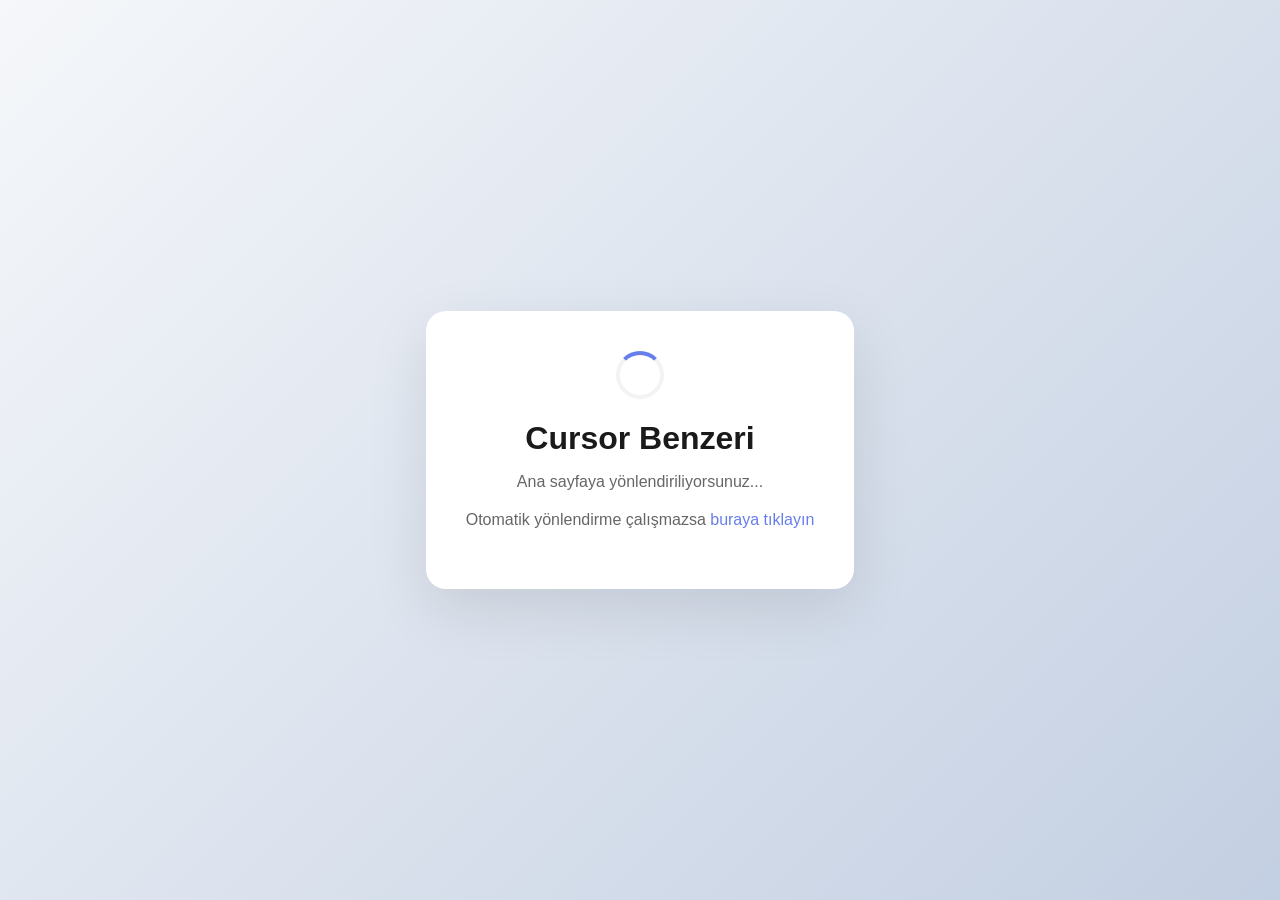
<file: index.html>
<!DOCTYPE html>
<html lang="tr">
<head>
    <meta charset="UTF-8">
    <meta name="viewport" content="width=device-width, initial-scale=1.0">
    <title>Cursor Benzeri - Yönlendiriliyor...</title>
    <style>
        body {
            font-family: 'Inter', sans-serif;
            background: linear-gradient(135deg, #f5f7fa 0%, #c3cfe2 100%);
            margin: 0;
            padding: 0;
            display: flex;
            align-items: center;
            justify-content: center;
            min-height: 100vh;
        }
        .redirect-container {
            text-align: center;
            background: white;
            padding: 40px;
            border-radius: 20px;
            box-shadow: 0 20px 60px rgba(0, 0, 0, 0.1);
        }
        .spinner {
            border: 4px solid #f3f3f3;
            border-top: 4px solid #667eea;
            border-radius: 50%;
            width: 40px;
            height: 40px;
            animation: spin 1s linear infinite;
            margin: 0 auto 20px;
        }
        @keyframes spin {
            0% { transform: rotate(0deg); }
            100% { transform: rotate(360deg); }
        }
        h1 {
            color: #1a1a1a;
            margin-bottom: 10px;
        }
        p {
            color: #666;
            margin-bottom: 20px;
        }
        .link {
            color: #667eea;
            text-decoration: none;
            font-weight: 500;
        }
        .link:hover {
            text-decoration: underline;
        }
    </style>
</head>
<body>
    <div class="redirect-container">
        <div class="spinner"></div>
        <h1>Cursor Benzeri</h1>
        <p>Ana sayfaya yönlendiriliyorsunuz...</p>
        <p>Otomatik yönlendirme çalışmazsa <a href="index.php" class="link">buraya tıklayın</a></p>
    </div>
    
    <script>
        // 2 saniye sonra index.php'ye yönlendir
        setTimeout(function() {
            window.location.href = 'index.php';
        }, 2000);
    </script>
</body>
</html>
</file>
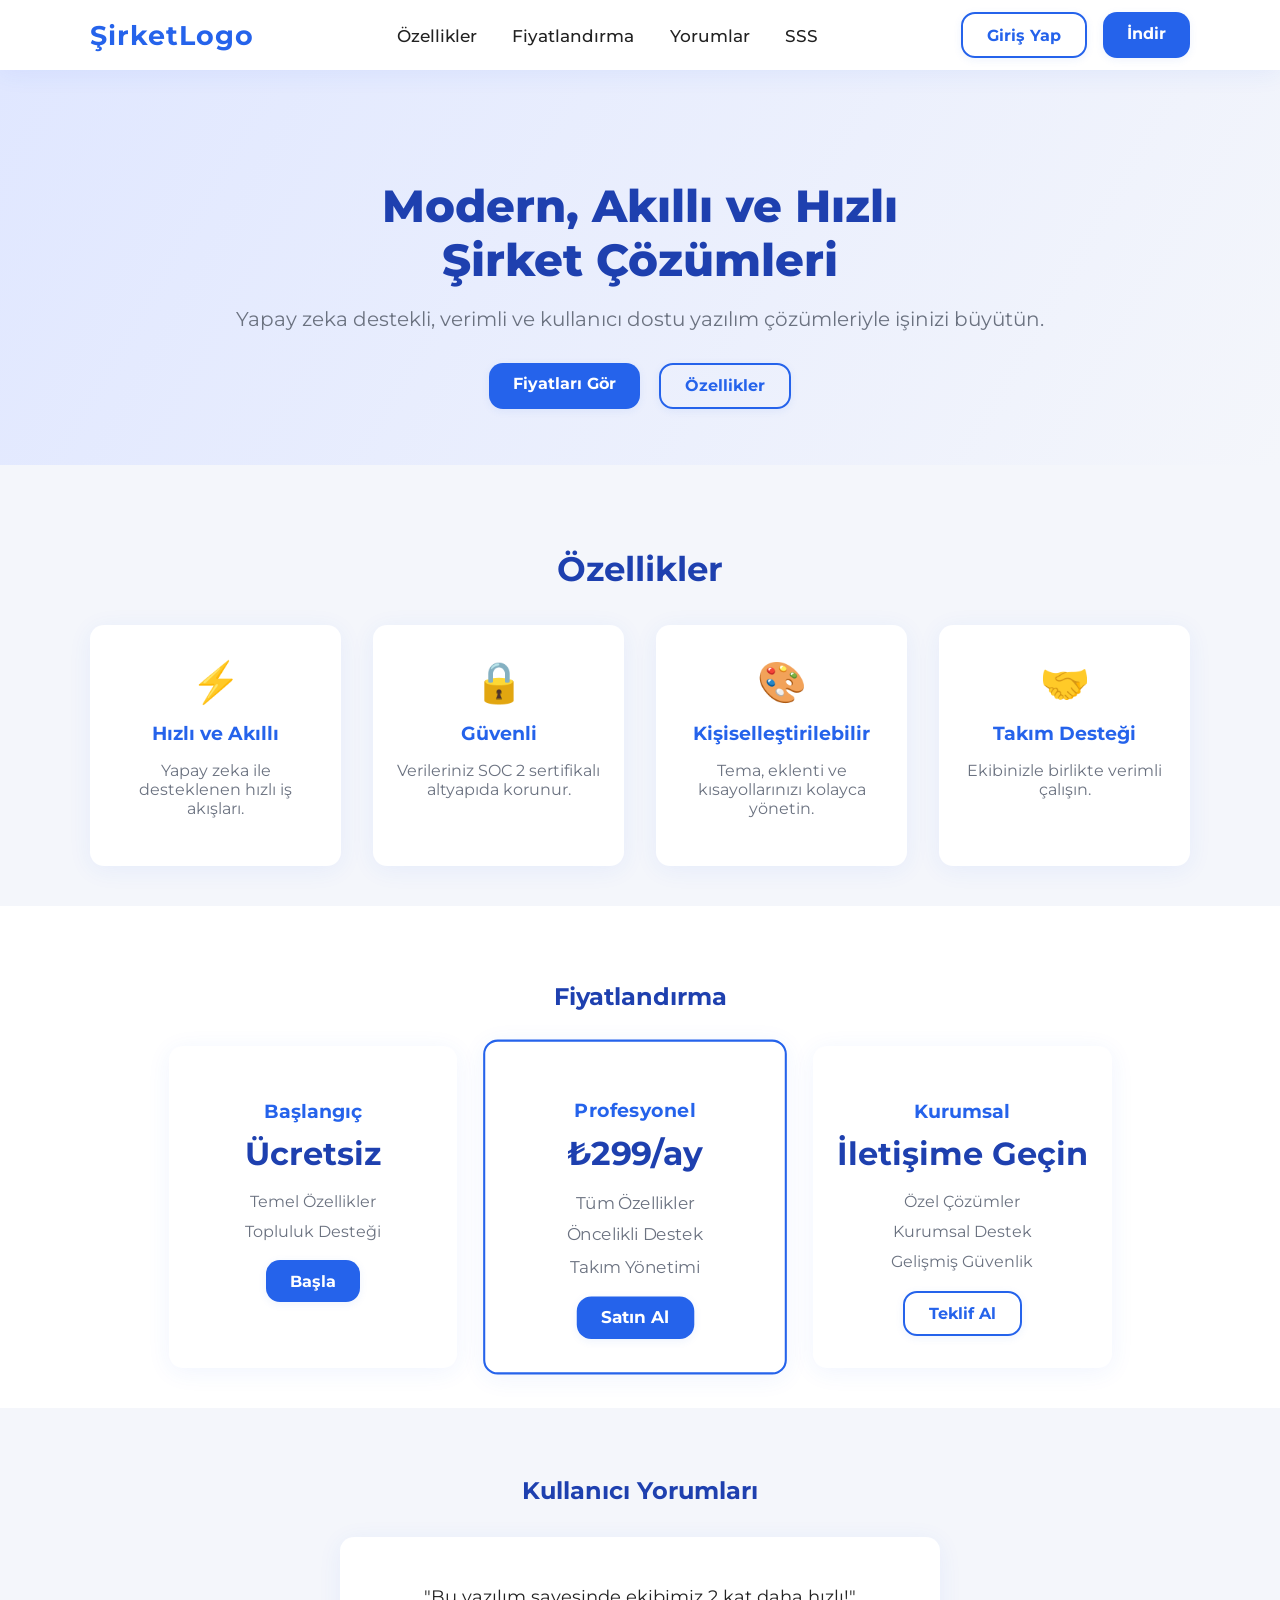
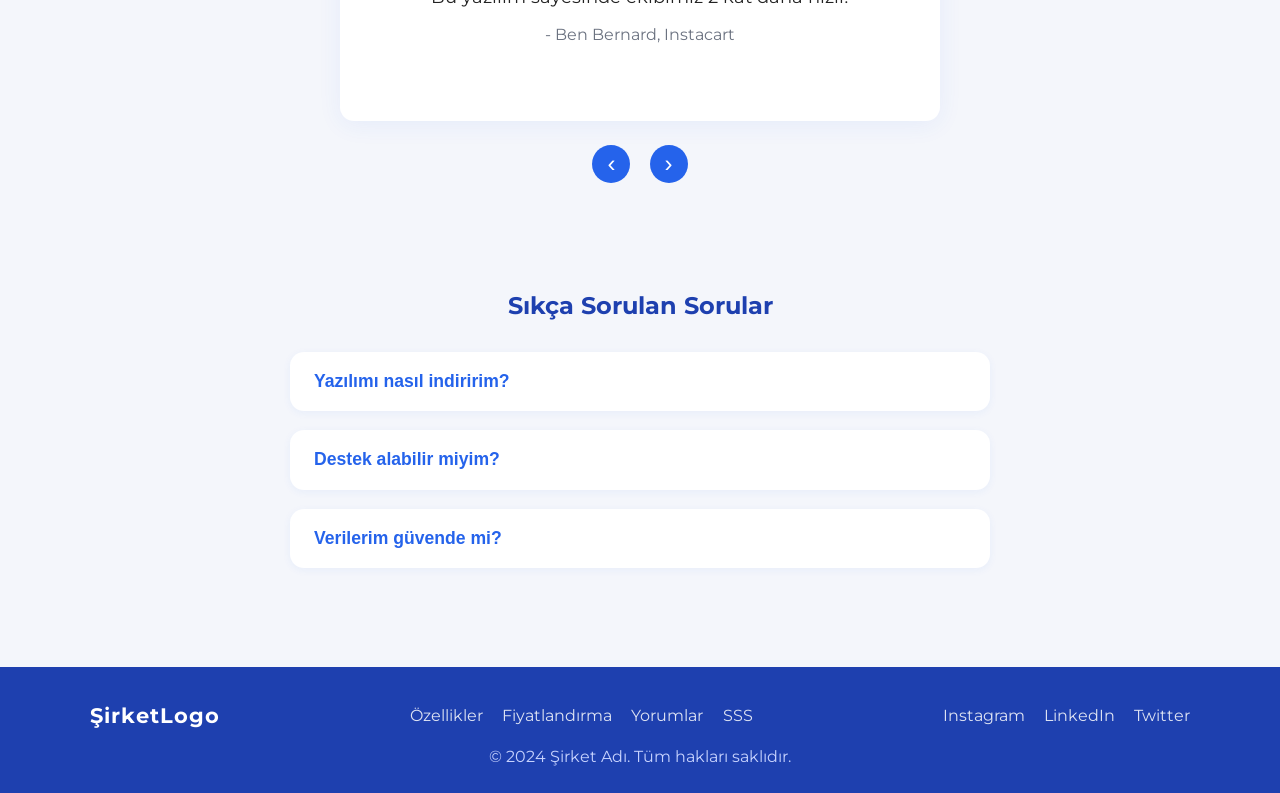
<file: frontend/index.html>
<!DOCTYPE html>
<html lang="tr">
<head>
  <meta charset="UTF-8">
  <meta name="viewport" content="width=device-width, initial-scale=1.0">
  <title>Modern Şirket Sitesi</title>
  <link rel="stylesheet" href="style.css">
  <script defer src="script.js"></script>
</head>
<body>
  <!-- Navbar -->
  <header class="navbar">
    <div class="container nav-flex">
      <div class="logo">ŞirketLogo</div>
      <nav>
        <ul>
          <li><a href="#features">Özellikler</a></li>
          <li><a href="#pricing">Fiyatlandırma</a></li>
          <li><a href="#testimonials">Yorumlar</a></li>
          <li><a href="#faq">SSS</a></li>
        </ul>
      </nav>
      <div class="nav-actions">
        <a href="#" class="btn-outline">Giriş Yap</a>
        <a href="#" class="btn-primary">İndir</a>
      </div>
    </div>
  </header>

  <!-- Hero Section -->
  <section class="hero">
    <div class="container hero-content">
      <h1>Modern, Akıllı ve Hızlı<br>Şirket Çözümleri</h1>
      <p>Yapay zeka destekli, verimli ve kullanıcı dostu yazılım çözümleriyle işinizi büyütün.</p>
      <div class="hero-actions">
        <a href="#pricing" class="btn-primary">Fiyatları Gör</a>
        <a href="#features" class="btn-outline">Özellikler</a>
      </div>
    </div>
  </section>

  <!-- Features Section -->
  <section id="features" class="features">
    <div class="container">
      <h2>Özellikler</h2>
      <div class="features-grid">
        <div class="feature-card">
          <div class="feature-icon">⚡</div>
          <h3>Hızlı ve Akıllı</h3>
          <p>Yapay zeka ile desteklenen hızlı iş akışları.</p>
        </div>
        <div class="feature-card">
          <div class="feature-icon">🔒</div>
          <h3>Güvenli</h3>
          <p>Verileriniz SOC 2 sertifikalı altyapıda korunur.</p>
        </div>
        <div class="feature-card">
          <div class="feature-icon">🎨</div>
          <h3>Kişiselleştirilebilir</h3>
          <p>Tema, eklenti ve kısayollarınızı kolayca yönetin.</p>
        </div>
        <div class="feature-card">
          <div class="feature-icon">🤝</div>
          <h3>Takım Desteği</h3>
          <p>Ekibinizle birlikte verimli çalışın.</p>
        </div>
      </div>
    </div>
  </section>

  <!-- Pricing -->
  <section id="pricing" class="pricing">
    <div class="container">
      <h2>Fiyatlandırma</h2>
      <div class="pricing-cards">
        <div class="pricing-card">
          <h3>Başlangıç</h3>
          <div class="price">Ücretsiz</div>
          <ul>
            <li>Temel Özellikler</li>
            <li>Topluluk Desteği</li>
          </ul>
          <a href="#" class="btn-primary">Başla</a>
        </div>
        <div class="pricing-card popular">
          <h3>Profesyonel</h3>
          <div class="price">₺299/ay</div>
          <ul>
            <li>Tüm Özellikler</li>
            <li>Öncelikli Destek</li>
            <li>Takım Yönetimi</li>
          </ul>
          <a href="#" class="btn-primary">Satın Al</a>
        </div>
        <div class="pricing-card">
          <h3>Kurumsal</h3>
          <div class="price">İletişime Geçin</div>
          <ul>
            <li>Özel Çözümler</li>
            <li>Kurumsal Destek</li>
            <li>Gelişmiş Güvenlik</li>
          </ul>
          <a href="#" class="btn-outline">Teklif Al</a>
        </div>
      </div>
    </div>
  </section>

  <!-- Testimonials -->
  <section id="testimonials" class="testimonials">
    <div class="container">
      <h2>Kullanıcı Yorumları</h2>
      <div class="testimonial-slider">
        <div class="testimonial active">
          <p>"Bu yazılım sayesinde ekibimiz 2 kat daha hızlı!"</p>
          <span>- Ben Bernard, Instacart</span>
        </div>
        <div class="testimonial">
          <p>"Arayüzü çok modern ve kullanımı çok kolay."</p>
          <span>- Sawyer Hood, Figma</span>
        </div>
        <div class="testimonial">
          <p>"Güvenlik ve hız bir arada, harika bir çözüm!"</p>
          <span>- Kevin Whinnery, OpenAI</span>
        </div>
      </div>
      <div class="testimonial-controls">
        <button class="prev">‹</button>
        <button class="next">›</button>
      </div>
    </div>
  </section>

  <!-- FAQ -->
  <section id="faq" class="faq">
    <div class="container">
      <h2>Sıkça Sorulan Sorular</h2>
      <div class="faq-list">
        <div class="faq-item">
          <button class="faq-question">Yazılımı nasıl indiririm?</button>
          <div class="faq-answer">Ana sayfadaki “İndir” butonuna tıklayarak kolayca indirebilirsiniz.</div>
        </div>
        <div class="faq-item">
          <button class="faq-question">Destek alabilir miyim?</button>
          <div class="faq-answer">Evet, profesyonel ve kurumsal paketlerde öncelikli destek sunuyoruz.</div>
        </div>
        <div class="faq-item">
          <button class="faq-question">Verilerim güvende mi?</button>
          <div class="faq-answer">Evet, SOC 2 sertifikalı altyapı ile verileriniz güvende.</div>
        </div>
      </div>
    </div>
  </section>

  <!-- Footer -->
  <footer class="footer">
    <div class="container footer-flex">
      <div class="footer-logo">ŞirketLogo</div>
      <div class="footer-links">
        <a href="#features">Özellikler</a>
        <a href="#pricing">Fiyatlandırma</a>
        <a href="#testimonials">Yorumlar</a>
        <a href="#faq">SSS</a>
      </div>
      <div class="footer-social">
        <a href="#">Instagram</a>
        <a href="#">LinkedIn</a>
        <a href="#">Twitter</a>
      </div>
    </div>
    <div class="footer-bottom">
      <p>&copy; 2024 Şirket Adı. Tüm hakları saklıdır.</p>
    </div>
  </footer>
</body>
</html>
</file>
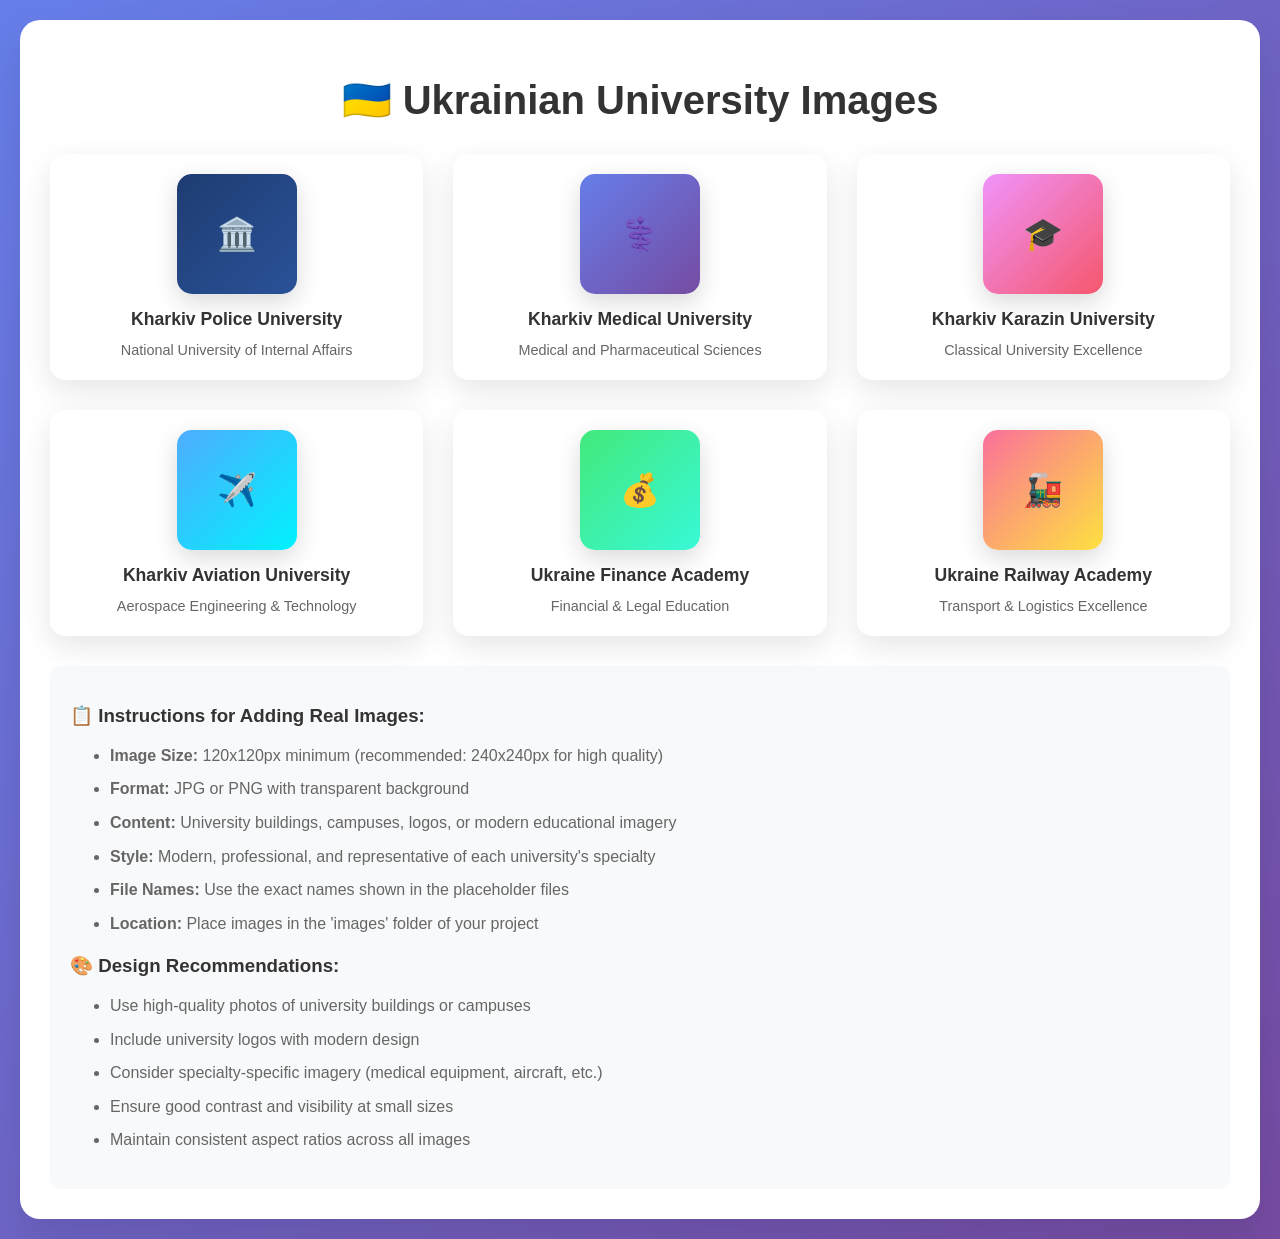
<file: generate-university-images.html>
<!DOCTYPE html>
<html lang="en">
<head>
    <meta charset="UTF-8">
    <meta name="viewport" content="width=device-width, initial-scale=1.0">
    <title>Ukrainian University Images Generator</title>
    <style>
        body {
            font-family: 'Segoe UI', Tahoma, Geneva, Verdana, sans-serif;
            background: linear-gradient(135deg, #667eea 0%, #764ba2 100%);
            margin: 0;
            padding: 20px;
            min-height: 100vh;
        }
        
        .container {
            max-width: 1200px;
            margin: 0 auto;
            background: white;
            border-radius: 20px;
            padding: 30px;
            box-shadow: 0 20px 40px rgba(0,0,0,0.1);
        }
        
        h1 {
            text-align: center;
            color: #333;
            margin-bottom: 30px;
            font-size: 2.5rem;
        }
        
        .images-grid {
            display: grid;
            grid-template-columns: repeat(auto-fit, minmax(300px, 1fr));
            gap: 30px;
            margin-bottom: 30px;
        }
        
        .image-card {
            background: white;
            border-radius: 15px;
            padding: 20px;
            box-shadow: 0 10px 30px rgba(0,0,0,0.1);
            text-align: center;
            transition: transform 0.3s ease;
        }
        
        .image-card:hover {
            transform: translateY(-5px);
        }
        
        .university-image {
            width: 120px;
            height: 120px;
            border-radius: 15px;
            margin: 0 auto 15px;
            display: flex;
            align-items: center;
            justify-content: center;
            font-size: 2rem;
            font-weight: bold;
            color: white;
            box-shadow: 0 8px 25px rgba(0,0,0,0.15);
            position: relative;
            overflow: hidden;
        }
        
        .university-image::before {
            content: '';
            position: absolute;
            top: 0;
            left: 0;
            right: 0;
            bottom: 0;
            background: inherit;
            z-index: -1;
        }
        
        .police-uni {
            background: linear-gradient(135deg, #1e3c72 0%, #2a5298 100%);
        }
        
        .medical-uni {
            background: linear-gradient(135deg, #667eea 0%, #764ba2 100%);
        }
        
        .karazin-uni {
            background: linear-gradient(135deg, #f093fb 0%, #f5576c 100%);
        }
        
        .aviation-uni {
            background: linear-gradient(135deg, #4facfe 0%, #00f2fe 100%);
        }
        
        .finance-uni {
            background: linear-gradient(135deg, #43e97b 0%, #38f9d7 100%);
        }
        
        .railway-uni {
            background: linear-gradient(135deg, #fa709a 0%, #fee140 100%);
        }
        
        .university-name {
            font-size: 1.1rem;
            font-weight: 600;
            color: #333;
            margin-bottom: 10px;
        }
        
        .university-desc {
            font-size: 0.9rem;
            color: #666;
            line-height: 1.4;
        }
        
        .instructions {
            background: #f8f9fa;
            border-radius: 10px;
            padding: 20px;
            margin-top: 30px;
        }
        
        .instructions h3 {
            color: #333;
            margin-bottom: 15px;
        }
        
        .instructions ul {
            color: #666;
            line-height: 1.6;
        }
        
        .instructions li {
            margin-bottom: 8px;
        }
        
        .download-btn {
            background: linear-gradient(135deg, #667eea 0%, #764ba2 100%);
            color: white;
            border: none;
            padding: 12px 24px;
            border-radius: 25px;
            font-size: 1rem;
            font-weight: 600;
            cursor: pointer;
            transition: transform 0.3s ease;
            margin: 10px;
        }
        
        .download-btn:hover {
            transform: translateY(-2px);
        }
    </style>
</head>
<body>
    <div class="container">
        <h1>🇺🇦 Ukrainian University Images</h1>
        
        <div class="images-grid">
            <div class="image-card">
                <div class="university-image police-uni">🏛️</div>
                <div class="university-name">Kharkiv Police University</div>
                <div class="university-desc">National University of Internal Affairs</div>
            </div>
            
            <div class="image-card">
                <div class="university-image medical-uni">⚕️</div>
                <div class="university-name">Kharkiv Medical University</div>
                <div class="university-desc">Medical and Pharmaceutical Sciences</div>
            </div>
            
            <div class="image-card">
                <div class="university-image karazin-uni">🎓</div>
                <div class="university-name">Kharkiv Karazin University</div>
                <div class="university-desc">Classical University Excellence</div>
            </div>
            
            <div class="image-card">
                <div class="university-image aviation-uni">✈️</div>
                <div class="university-name">Kharkiv Aviation University</div>
                <div class="university-desc">Aerospace Engineering & Technology</div>
            </div>
            
            <div class="image-card">
                <div class="university-image finance-uni">💰</div>
                <div class="university-name">Ukraine Finance Academy</div>
                <div class="university-desc">Financial & Legal Education</div>
            </div>
            
            <div class="image-card">
                <div class="university-image railway-uni">🚂</div>
                <div class="university-name">Ukraine Railway Academy</div>
                <div class="university-desc">Transport & Logistics Excellence</div>
            </div>
        </div>
        
        <div class="instructions">
            <h3>📋 Instructions for Adding Real Images:</h3>
            <ul>
                <li><strong>Image Size:</strong> 120x120px minimum (recommended: 240x240px for high quality)</li>
                <li><strong>Format:</strong> JPG or PNG with transparent background</li>
                <li><strong>Content:</strong> University buildings, campuses, logos, or modern educational imagery</li>
                <li><strong>Style:</strong> Modern, professional, and representative of each university's specialty</li>
                <li><strong>File Names:</strong> Use the exact names shown in the placeholder files</li>
                <li><strong>Location:</strong> Place images in the 'images' folder of your project</li>
            </ul>
            
            <h3>🎨 Design Recommendations:</h3>
            <ul>
                <li>Use high-quality photos of university buildings or campuses</li>
                <li>Include university logos with modern design</li>
                <li>Consider specialty-specific imagery (medical equipment, aircraft, etc.)</li>
                <li>Ensure good contrast and visibility at small sizes</li>
                <li>Maintain consistent aspect ratios across all images</li>
            </ul>
        </div>
    </div>
</body>
</html>
</file>
<file: frontend/style.css>
@import url('https://fonts.googleapis.com/css2?family=Montserrat:wght@400;700&display=swap');
:root {
  --primary: #2563eb;
  --primary-dark: #1e40af;
  --bg: #f4f6fb;
  --card-bg: #fff;
  --text: #222;
  --muted: #6b7280;
  --radius: 14px;
  --shadow: 0 4px 24px rgba(37, 99, 235, 0.07);
  --container: 1100px;
}
body {
  font-family: 'Montserrat', Arial, sans-serif;
  background: var(--bg);
  color: var(--text);
  margin: 0;
  padding: 0;
}
.container {
  max-width: var(--container);
  margin: 0 auto;
  padding: 0 1.5rem;
}

/* Navbar */
.navbar {
  background: var(--card-bg);
  box-shadow: var(--shadow);
  position: sticky;
  top: 0;
  z-index: 100;
}
.nav-flex {
  display: flex;
  align-items: center;
  justify-content: space-between;
  height: 70px;
}
.logo {
  font-size: 1.7rem;
  font-weight: 700;
  color: var(--primary);
  letter-spacing: 1px;
}
nav ul {
  list-style: none;
  display: flex;
  gap: 2.2rem;
  margin: 0;
  padding: 0;
}
nav a {
  color: var(--text);
  text-decoration: none;
  font-weight: 500;
  font-size: 1.08rem;
  position: relative;
  transition: color 0.2s;
}
nav a::after {
  content: '';
  display: block;
  width: 0;
  height: 2px;
  background: var(--primary);
  transition: width 0.3s;
  position: absolute;
  left: 0;
  bottom: -4px;
}
nav a:hover,
nav a:focus {
  color: var(--primary);
}
nav a:hover::after {
  width: 100%;
}
.nav-actions {
  display: flex;
  gap: 1rem;
}
.btn-primary, .btn-outline {
  padding: 0.7rem 1.5rem;
  border-radius: var(--radius);
  font-weight: 700;
  font-size: 1rem;
  text-decoration: none;
  transition: background 0.2s, color 0.2s, box-shadow 0.2s;
  box-shadow: 0 2px 8px rgba(37,99,235,0.08);
  cursor: pointer;
  display: inline-block;
}
.btn-primary {
  background: var(--primary);
  color: #fff;
  border: none;
}
.btn-primary:hover {
  background: var(--primary-dark);
}
.btn-outline {
  background: transparent;
  color: var(--primary);
  border: 2px solid var(--primary);
}
.btn-outline:hover {
  background: var(--primary);
  color: #fff;
}

/* Hero */
.hero {
  background: linear-gradient(120deg, #e0e7ff 0%, #f4f6fb 100%);
  padding: 4.5rem 0 3.5rem 0;
  text-align: center;
}
.hero-content h1 {
  font-size: 2.8rem;
  font-weight: 800;
  margin-bottom: 1.2rem;
  color: var(--primary-dark);
}
.hero-content p {
  color: var(--muted);
  font-size: 1.25rem;
  margin-bottom: 2rem;
}
.hero-actions {
  display: flex;
  justify-content: center;
  gap: 1.2rem;
}

/* Features */
.features {
  padding: 3.5rem 0 2.5rem 0;
  background: var(--bg);
}
.features h2 {
  text-align: center;
  font-size: 2.1rem;
  margin-bottom: 2.2rem;
  color: var(--primary-dark);
}
.features-grid {
  display: grid;
  grid-template-columns: repeat(auto-fit, minmax(220px, 1fr));
  gap: 2rem;
}
.feature-card {
  background: var(--card-bg);
  border-radius: var(--radius);
  box-shadow: var(--shadow);
  padding: 2rem 1.2rem;
  text-align: center;
  transition: transform 0.2s, box-shadow 0.2s;
}
.feature-card:hover {
  transform: translateY(-6px) scale(1.03);
  box-shadow: 0 8px 32px rgba(37,99,235,0.13);
}
.feature-icon {
  font-size: 2.5rem;
  margin-bottom: 1rem;
}
.feature-card h3 {
  margin: 0.5rem 0 0.7rem 0;
  color: var(--primary);
}
.feature-card p {
  color: var(--muted);
}

/* Pricing */
.pricing {
  background: #fff;
  padding: 3.5rem 0 2.5rem 0;
}
.pricing h2 {
  text-align: center;
  color: var(--primary-dark);
  margin-bottom: 2.2rem;
}
.pricing-cards {
  display: flex;
  flex-wrap: wrap;
  gap: 2rem;
  justify-content: center;
}
.pricing-card {
  background: var(--card-bg);
  border-radius: var(--radius);
  box-shadow: var(--shadow);
  padding: 2.2rem 1.5rem 2rem 1.5rem;
  min-width: 240px;
  max-width: 320px;
  text-align: center;
  transition: transform 0.2s, box-shadow 0.2s;
  position: relative;
}
.pricing-card.popular {
  border: 2.5px solid var(--primary);
  transform: scale(1.04);
  z-index: 1;
}
.pricing-card h3 {
  margin-bottom: 0.7rem;
  color: var(--primary);
}
.price {
  font-size: 2rem;
  font-weight: 700;
  margin-bottom: 1.2rem;
  color: var(--primary-dark);
}
.pricing-card ul {
  list-style: none;
  padding: 0;
  margin: 0 0 1.2rem 0;
}
.pricing-card ul li {
  margin-bottom: 0.7rem;
  color: var(--muted);
}

/* Testimonials */
.testimonials {
  background: var(--bg);
  padding: 3rem 0 2.5rem 0;
}
.testimonials h2 {
  text-align: center;
  color: var(--primary-dark);
  margin-bottom: 2rem;
}
.testimonial-slider {
  position: relative;
  max-width: 600px;
  margin: 0 auto 1.5rem auto;
}
.testimonial {
  display: none;
  background: var(--card-bg);
  border-radius: var(--radius);
  box-shadow: var(--shadow);
  padding: 2rem 1.5rem;
  text-align: center;
  font-size: 1.1rem;
  color: var(--text);
  min-height: 120px;
}
.testimonial.active {
  display: block;
  animation: fadeIn 0.7s;
}
@keyframes fadeIn {
  from { opacity: 0; transform: translateY(20px); }
  to { opacity: 1; transform: none; }
}
.testimonial span {
  display: block;
  margin-top: 1rem;
  color: var(--muted);
  font-size: 1rem;
}
.testimonial-controls {
  display: flex;
  justify-content: center;
  gap: 1.2rem;
}
.testimonial-controls button {
  background: var(--primary);
  color: #fff;
  border: none;
  border-radius: 50%;
  width: 38px;
  height: 38px;
  font-size: 1.5rem;
  cursor: pointer;
  transition: background 0.2s, transform 0.2s;
}
.testimonial-controls button:hover {
  background: var(--primary-dark);
  transform: scale(1.1);
}

/* FAQ */
.faq {
  background: var(--bg);
  padding: 3rem 0 2.5rem 0;
}
.faq h2 {
  text-align: center;
  color: var(--primary-dark);
  margin-bottom: 2rem;
}
.faq-list {
  max-width: 700px;
  margin: 0 auto;
}
.faq-item {
  margin-bottom: 1.2rem;
  border-radius: var(--radius);
  background: var(--card-bg);
  box-shadow: 0 2px 8px rgba(37,99,235,0.06);
  overflow: hidden;
}
.faq-question {
  width: 100%;
  background: none;
  border: none;
  outline: none;
  font-size: 1.1rem;
  font-weight: 700;
  color: var(--primary);
  padding: 1.2rem 1.5rem;
  text-align: left;
  cursor: pointer;
  transition: background 0.2s;
}
.faq-question:hover {
  background: #f0f4ff;
}
.faq-answer {
  display: none;
  padding: 0 1.5rem 1.2rem 1.5rem;
  color: var(--muted);
  font-size: 1rem;
  animation: fadeIn 0.5s;
}
.faq-item.open .faq-answer {
  display: block;
}

/* Footer */
.footer {
  background: var(--primary-dark);
  color: #fff;
  padding: 2.2rem 0 0.7rem 0;
  margin-top: 2.5rem;
}
.footer-flex {
  display: flex;
  flex-wrap: wrap;
  align-items: center;
  justify-content: space-between;
  gap: 2rem;
  max-width: var(--container);
  margin: 0 auto 1.2rem auto;
  padding: 0 1.5rem;
}
.footer-logo {
  font-size: 1.3rem;
  font-weight: 700;
  letter-spacing: 1px;
}
.footer-links, .footer-social {
  display: flex;
  gap: 1.2rem;
}
.footer-links a, .footer-social a {
  color: #fff;
  text-decoration: none;
  font-size: 1rem;
  opacity: 0.85;
  transition: opacity 0.2s, color 0.2s;
}
.footer-links a:hover, .footer-social a:hover {
  opacity: 1;
  color: #a5b4fc;
}
.footer-bottom {
  text-align: center;
  color: #c7d2fe;
  font-size: 0.98rem;
  margin-top: 1.2rem;
}

/* Responsive */
@media (max-width: 900px) {
  .container { max-width: 98vw; }
  .pricing-cards { flex-direction: column; align-items: center; }
  .footer-flex { flex-direction: column; gap: 1.2rem; }
}
@media (max-width: 600px) {
  .nav-flex { flex-direction: column; height: auto; gap: 0.7rem; }
  nav ul { gap: 1rem; font-size: 0.98rem; }
  .hero-content h1 { font-size: 1.5rem; }
  .features-grid { grid-template-columns: 1fr; }
  .pricing-card { min-width: 90vw; }
  .faq-list { padding: 0 0.5rem; }
}

#scrollTopBtn {
  display: none;
  position: fixed;
  bottom: 32px;
  right: 32px;
  z-index: 99;
  background: var(--primary);
  color: #fff;
  border: none;
  outline: none;
  width: 48px;
  height: 48px;
  border-radius: 50%;
  font-size: 2rem;
  box-shadow: 0 2px 8px rgba(37,99,235,0.15);
  cursor: pointer;
  transition: background 0.2s, transform 0.2s;
}
#scrollTopBtn:hover {
  background: var(--primary-dark);
  transform: scale(1.08);
}

/* Lightbox */
.lightbox {
  display: none;
  position: fixed;
  z-index: 1000;
  left: 0;
  top: 0;
  width: 100vw;
  height: 100vh;
  overflow: auto;
  background: rgba(0,0,0,0.85);
  align-items: center;
  justify-content: center;
}
.lightbox-content {
  margin: auto;
  display: block;
  max-width: 80vw;
  max-height: 80vh;
  border-radius: var(--radius);
  box-shadow: 0 4px 32px rgba(0,0,0,0.25);
}
.lightbox .close {
  position: absolute;
  top: 32px;
  right: 48px;
  color: #fff;
  font-size: 2.5rem;
  font-weight: bold;
  cursor: pointer;
  transition: color 0.2s;
}
.lightbox .close:hover {
  color: var(--primary);
}
#lightbox-caption {
  color: #fff;
  text-align: center;
  margin-top: 1rem;
  font-size: 1.1rem;
}
</file>
